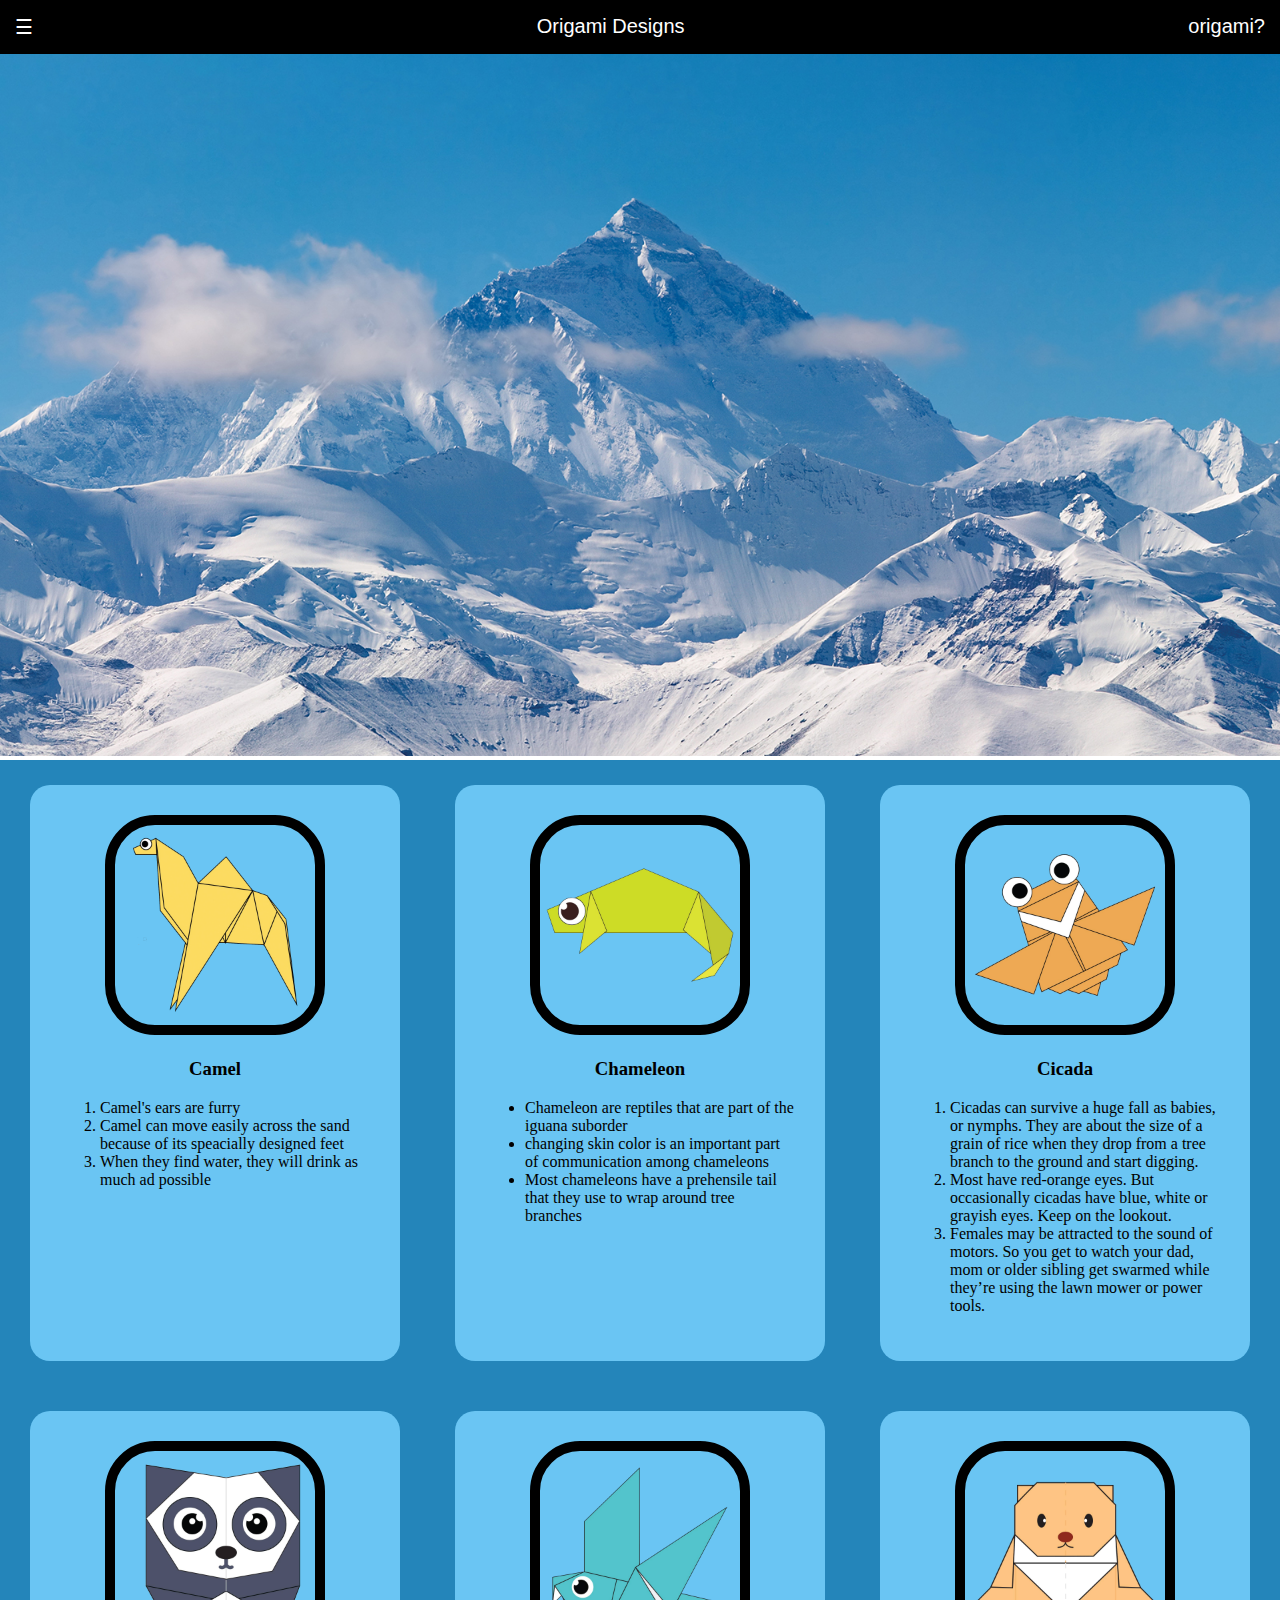
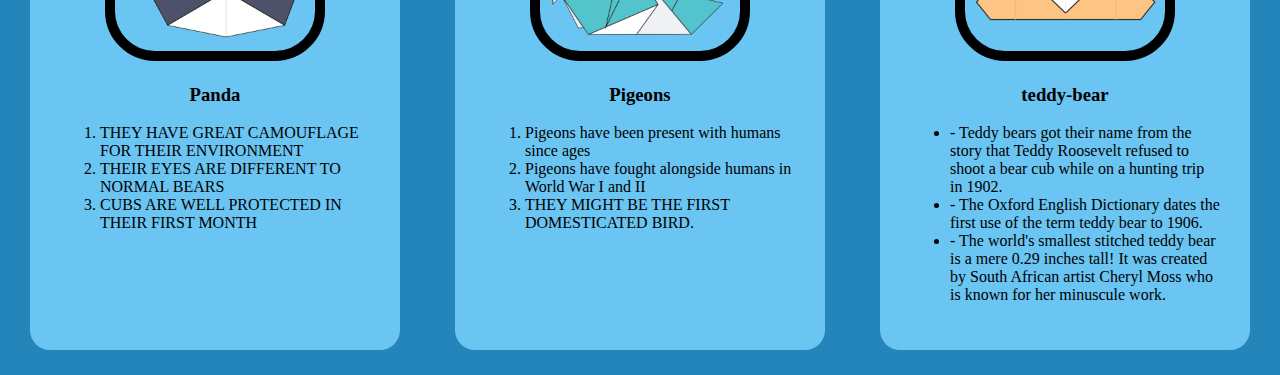
<file: index.html>
<!DOCTYPE html>
<html>
    <head>
       <title>Origami Designs</title>
       <link rel="stylesheet" type="text/css" href="style.css">
    </head>
    <body>
      
        <div class="header">
            <div class="menu">
                <div><a href="#">☰</a></div>
                <div>Origami Designs</div>
                <div><a href="origami.html" target="_blank">origami?</a></div>
            </div>
        </div>

        <div class="bodyImg">
            <img src="images/bg.jpg" heigth="600px" width="100%">
            <p>
                Origami Instructions and Diagrams
            </p>
            <h3>
                Step by Step diagrams are probably the most popular and easiest to follow way to show how to fold things out of paper.
                Trying to find good original instrucitons on the Internet can be a lot of work though. To help seach we've put
                together the largest database of free origami diagrams anywhere on the Internet.
            </h3>
        </div>

        

        <div class="grid">

            <div class="origami">
                <center>
                    <a href="http://origami.me/camel/"><img src="images/camel.png" width="200px" height="200px"/></a>
                    <h3>Camel</h3>
                </center>
                <p>
                    <ol>
                        <li>Camel's ears are furry</li>
                        <li>Camel can move easily across the sand because of its speacially designed feet</li>
                        <li>When they find water, they will drink as much ad possible</li>
                    </ol>
                </p>
            </div>

            <div class="origami">
                <center>
                    <a href="http://origami.me/chameleon/"><img src="images/chameleon.png" width="200px" height="200px"/></a>
                    <h3>Chameleon</h3>
                </center>
                <p>
                    <ul>
                        <li>Chameleon are reptiles that are part of the iguana suborder</li>
                        <li>changing skin color is an important part of communication among chameleons</li>
                        <li>Most chameleons have a prehensile tail that they use to wrap around tree branches</li>
                    </ul>
                </p>
            </div>

            <div class="origami">
                <center>
                    <a href="http://origami.me/flying-cicada/"><img src="images/cicada.png" width="200px" height="200px"/></a>
                    <h3>Cicada</h3>
                </center>
                <p>
                    <ol>
                        <li> Cicadas can survive a huge fall as babies, or nymphs. They are about the size of a grain of rice when they drop from a tree branch to the ground and start digging.</li>
                        <li>Most have red-orange eyes. But occasionally cicadas have blue, white or grayish eyes. Keep on the lookout.</li>
                        <li>Females may be attracted to the sound of motors. So you get to watch your dad, mom or older sibling get swarmed while they’re using the lawn mower or power tools.</li>
                    </ol>
                </p>
            </div>

            <div class="origami">
                <center>
                    <a href="http://origami.me/panda/"><img src="images/panda.png" width="200px" height="200px"/></a>
                    <h3>Panda</h3>
                </center>
                <p>
                    <ol>
                        <li>THEY HAVE GREAT CAMOUFLAGE FOR THEIR ENVIRONMENT</li>
                        <li>THEIR EYES ARE DIFFERENT TO NORMAL BEARS</li>
                        <li>CUBS ARE WELL PROTECTED IN THEIR FIRST MONTH</li>
                    </ol>
                </p>
            </div>

            <div class="origami">
                <center>
                    <a href="http://origami.me/pigeon/"><img src="images/pigeon.png" width="200px" height="200px"/></a>
                    <h3>Pigeons</h3>
                </center>
                <p>
                    <ol>
                        <li>Pigeons have been present with humans since ages</li>
                        <li>Pigeons have fought alongside humans in World War I and II</li>
                        <li> THEY MIGHT BE THE FIRST DOMESTICATED BIRD.</li>
                    </ol>
                </p>
            </div>

            <div class="origami">
                <center>
                    <a href="http://origami.me/teddy-bear/"><img src="images/teddy.png" width="200px" height="200px"/></a>
                    <h3>teddy-bear</h3>
                </center>
                <p>
                    <ul>
                        <li>- Teddy bears got their name from the story that Teddy Roosevelt refused to shoot a bear cub while on a hunting trip in 1902.</li>
                        <li>- The Oxford English Dictionary dates the first use of the term teddy bear to 1906.</li>
                        <li>- The world's smallest stitched teddy bear is a mere 0.29 inches tall! It was created by South African artist Cheryl Moss who is known for her minuscule work.</li>
                    </ul>
                </p>
            </div>
        </div>
    


    </body>
</html>
</file>
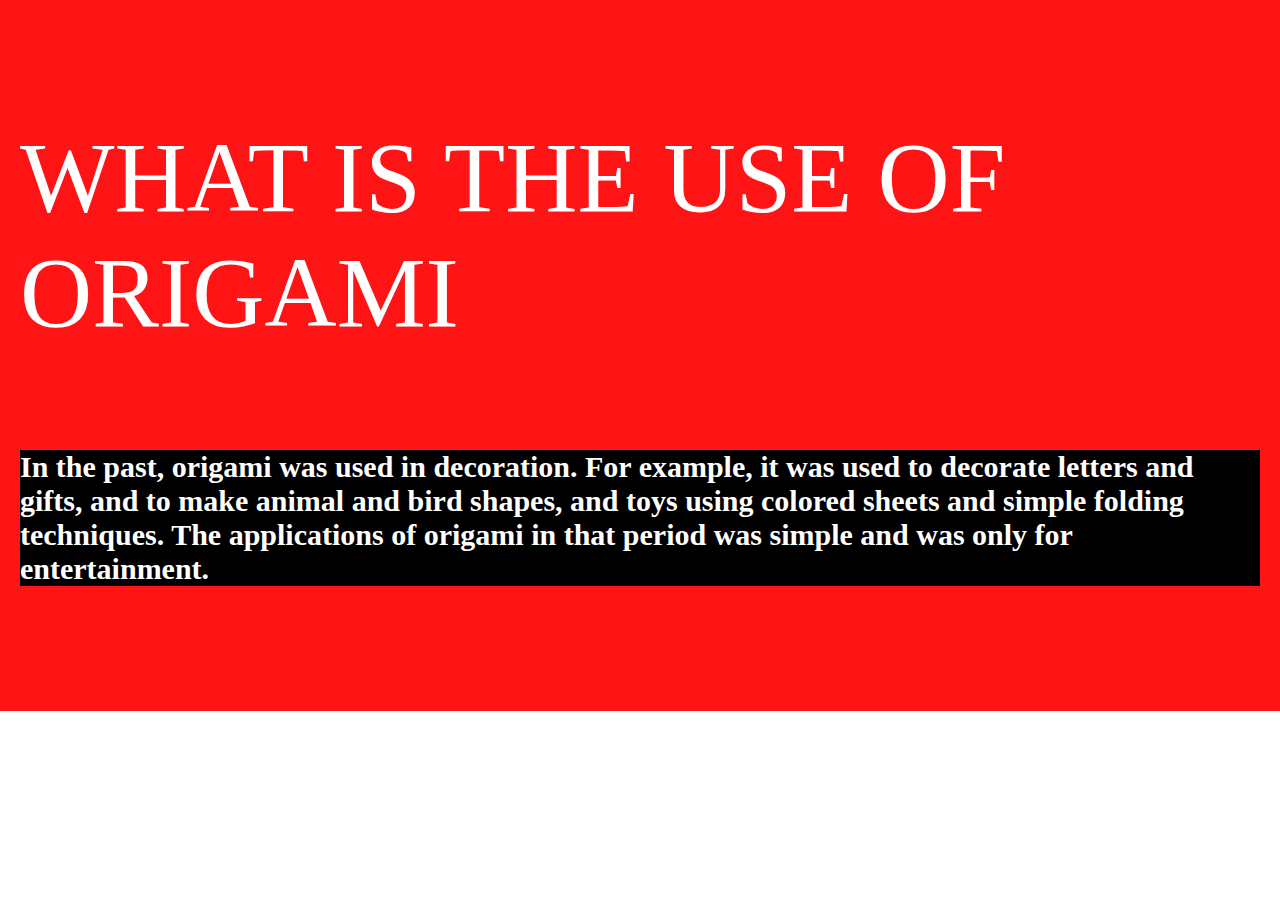
<file: origami.html>
<!DOCTYPE html>
<html>
    <head>
        <link rel="stylesheet" type="text/css" href="style.css">
    </head>
    <body>

        <div class="page">
            <div class="use">
                <p>WHAT IS THE USE OF ORIGAMI</p>
                <h2>In the past, origami was used in decoration. For example, it was
                     used to decorate letters and gifts, and to make animal and bird
                     shapes, and toys using colored sheets and simple folding techniques.
                     The applications of origami in that period was simple and was only for entertainment.
                </h2>
            </div>
        </div>

    </body>
</html>
</file>
<file: style.css>
.menu{
    display: flex;
    justify-content: space-between;
    background-color: black;
    padding: 15px;
    font-size: 20px;
    font-family: sans-serif;
    font-weight: 400;
    color: #ffffff;
    
}
a{
    text-decoration: none;
}
body{
    margin: 0px;
    background-color: #ffffff;

}
.bodyImg{
    position: relative;
}
.bodyImg p{
    position: absolute;
    color: #000000;
    font-size: 40px;
    font-family: segoe print;
    top: 10%;
    left: 50%;
    transform: translate(-50%,-50%);
    opacity: 0;
}
.bodyImg h3{
    position: absolute;
    color: #000000;
    font-size: 30px;
    font-family: segoe print;
    top: 50%;
    left: 50%;
    transform: translate(-50%,-50%);
    opacity: 0;
}
.bodyImg:hover p{
    opacity: 1;
}
.bodyImg:hover h3{
    opacity: 1;
}
.bodyImg:hover img{
    opacity: 0.33;
}
.grid{
    background-color: #2485ba;
    display: flex;
    flex-wrap: wrap;
    justify-content: space-evenly;
}
.grid img{
    border: 10px solid #000000;
    border-radius: 50px;
}
.origami{

    border-radius: 20px;
    background-color: #6ac5f3;
    padding: 30px;
    margin: 25px;
    width: 310px;
    font-family: comic sans ms;
}
a:link{
    color: #ffffff;
}
a:visited{
    color: #0000df;
}
.origami:hover{
    transform: scale(1.3);
    background-color: #ffffff;
}

.use{
    background-color: rgb(255, 20, 22);
    color: #FFFFFF;
    font-size: 100px;
    padding-left: 20px;
    padding: 20px;
    padding-bottom: 100px;

    
}
.use h2{
    font-size: 30px;
    background-color: black;
}
</file>
